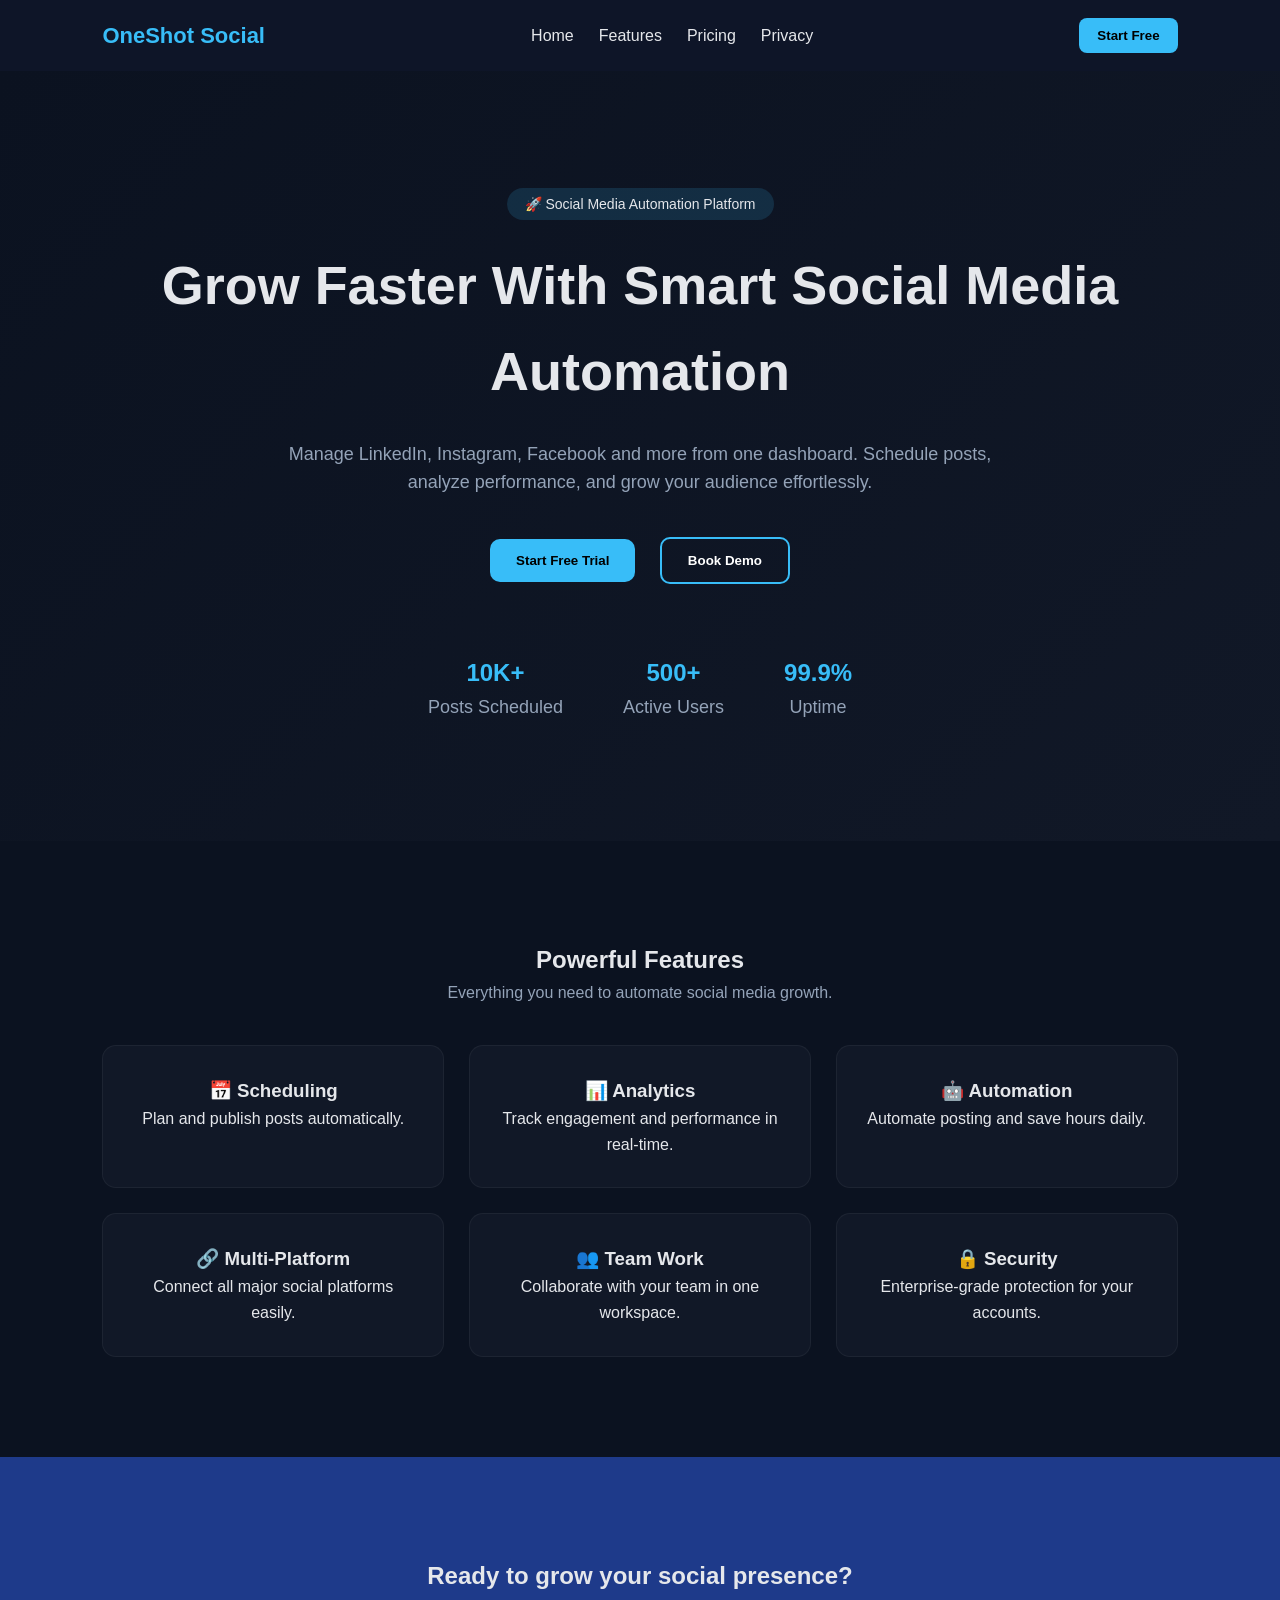
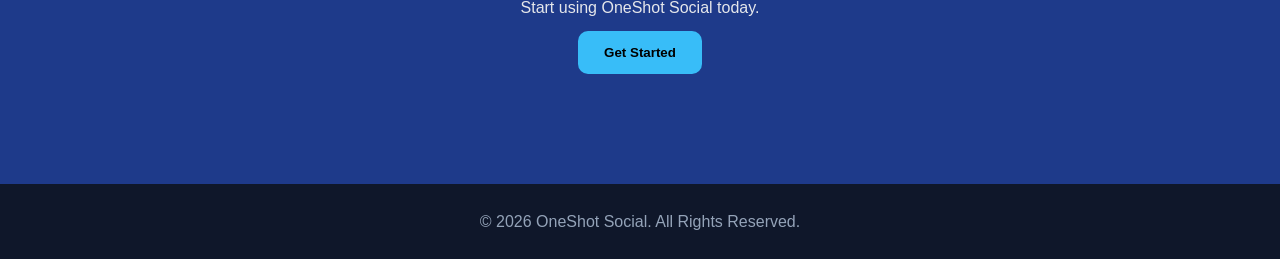
<file: index.html>
<!DOCTYPE html>
<html lang="en">
<head>
  <meta charset="UTF-8">
  <meta name="viewport" content="width=device-width, initial-scale=1.0">
  <title>OneShot Social | Social Media Automation</title>
  <link rel="stylesheet" href="style.css">
</head>
<body>

<!-- Navbar -->
<header class="navbar">
  <a class="logo" href="index.html">
    <div >OneShot Social</div>
  </a>

  <nav class="nav-links" id="navLinks">
    <a href="index.html">Home</a>
    <a href="#features">Features</a>
    <a href="#pricing">Pricing</a>
    <a href="privacy.html">Privacy</a>
  </nav>

  <button class="nav-btn">Start Free</button>

  <div class="menu" onclick="toggleMenu()">☰</div>
</header>

<!-- Hero -->
<section class="hero">
  <div class="hero-content">
    <span class="tag">🚀 Social Media Automation Platform</span>

    <h1>Grow Faster With Smart Social Media Automation</h1>

    <p>
      Manage LinkedIn, Instagram, Facebook and more from one dashboard.
      Schedule posts, analyze performance, and grow your audience effortlessly.
    </p>

    <div class="hero-buttons">
      <button class="primary-btn">Start Free Trial</button>
      <button class="secondary-btn">Book Demo</button>
    </div>

    <div class="stats">
      <div>
        <h2>10K+</h2>
        <p>Posts Scheduled</p>
      </div>
      <div>
        <h2>500+</h2>
        <p>Active Users</p>
      </div>
      <div>
        <h2>99.9%</h2>
        <p>Uptime</p>
      </div>
    </div>
  </div>
</section>

<!-- Features -->
<section id="features" class="features">
  <h2>Powerful Features</h2>
  <p class="subtext">Everything you need to automate social media growth.</p>

  <div class="grid">
    <div class="card">
      <h3>📅 Scheduling</h3>
      <p>Plan and publish posts automatically.</p>
    </div>

    <div class="card">
      <h3>📊 Analytics</h3>
      <p>Track engagement and performance in real-time.</p>
    </div>

    <div class="card">
      <h3>🤖 Automation</h3>
      <p>Automate posting and save hours daily.</p>
    </div>

    <div class="card">
      <h3>🔗 Multi-Platform</h3>
      <p>Connect all major social platforms easily.</p>
    </div>

    <div class="card">
      <h3>👥 Team Work</h3>
      <p>Collaborate with your team in one workspace.</p>
    </div>

    <div class="card">
      <h3>🔒 Security</h3>
      <p>Enterprise-grade protection for your accounts.</p>
    </div>
  </div>
</section>

<!-- CTA -->
<section class="cta">
  <h2>Ready to grow your social presence?</h2>
  <p>Start using OneShot Social today.</p>
  <button class="primary-btn">Get Started</button>
</section>

<!-- Footer -->
<footer>
  <p>© 2026 OneShot Social. All Rights Reserved.</p>
</footer>

<script>
  function toggleMenu() {
    document.getElementById("navLinks").classList.toggle("active");
  }
</script>

</body>
</html>
</file>
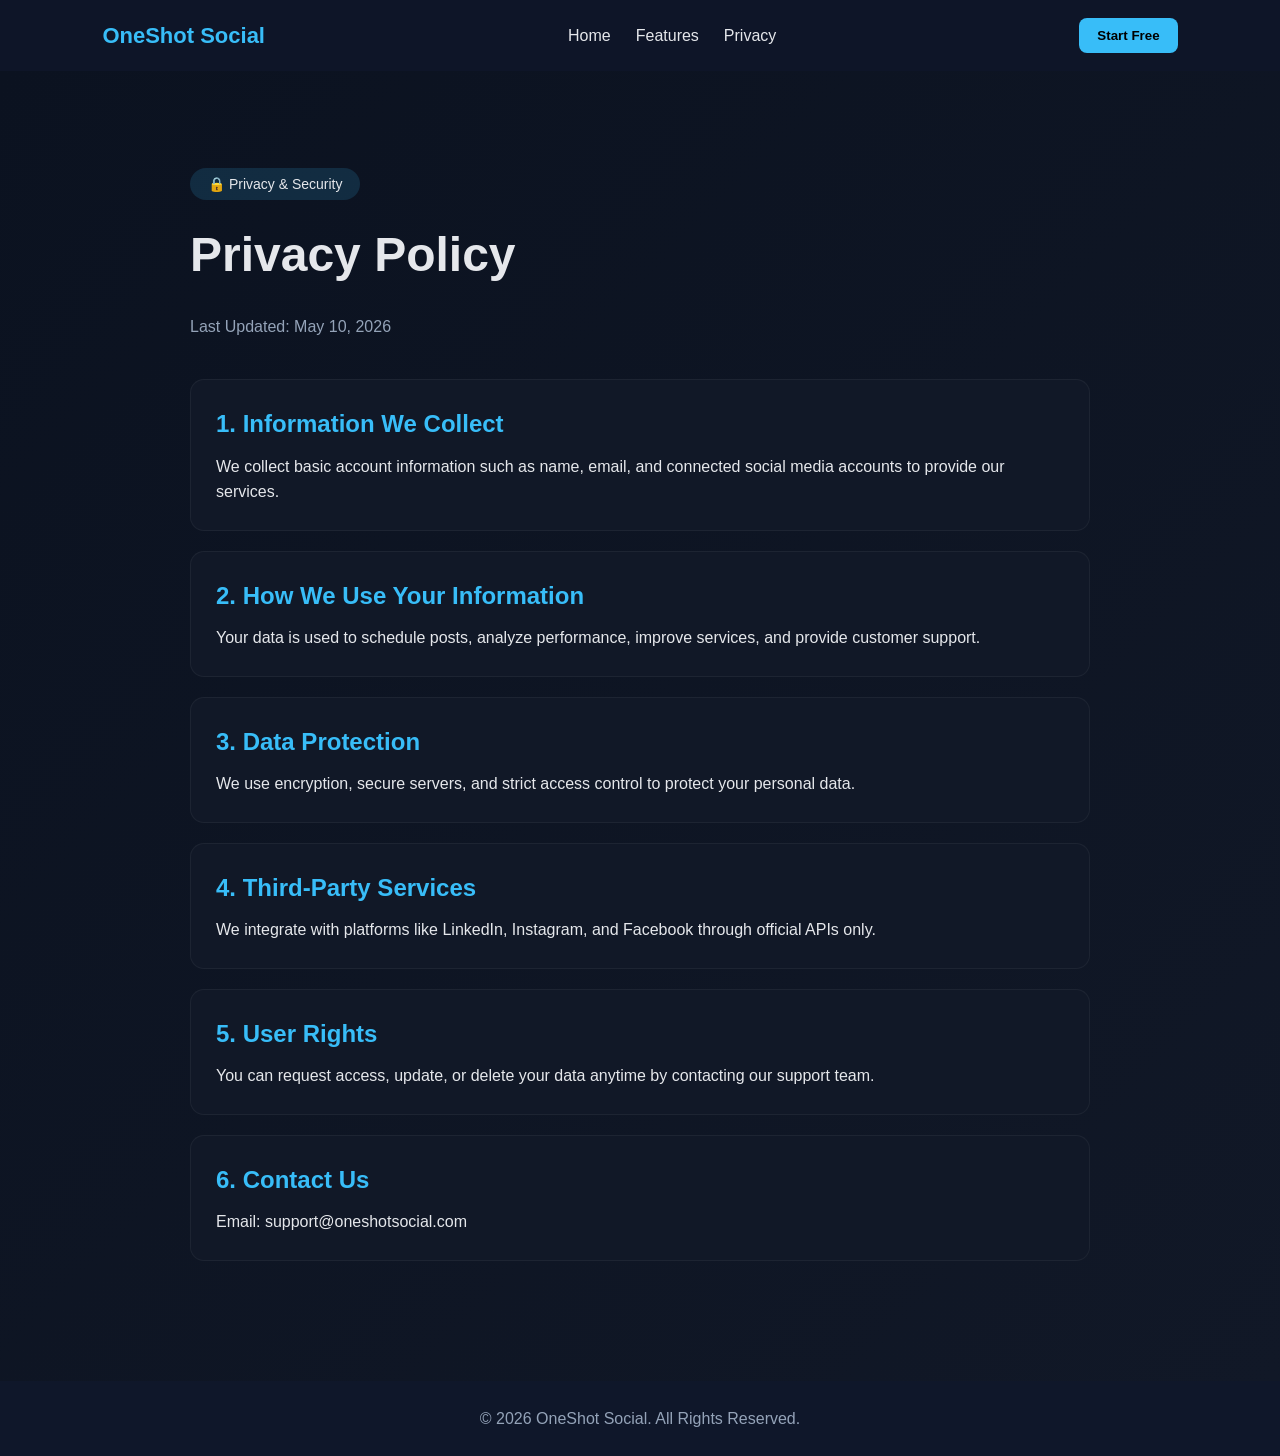
<file: privacy.html>
<!DOCTYPE html>
<html lang="en">
<head>
  <meta charset="UTF-8">
  <meta name="viewport" content="width=device-width, initial-scale=1.0">
  <title>Privacy Policy | OneShot Social</title>
  <link rel="stylesheet" href="privacy.css">
</head>
<body>

<!-- Navbar -->
<header class="navbar">
  <a href="index.html">
    <div class="logo">OneShot Social</div>
  </a>

  <nav class="nav-links" id="navLinks">
    <a href="index.html">Home</a>
    <a href="index.html#features">Features</a>
    <a href="privacy.html">Privacy</a>
  </nav>

  <button class="nav-btn">Start Free</button>

  <div class="menu" onclick="toggleMenu()">☰</div>
</header>

<!-- Privacy Content -->
<section class="privacy">
  <div class="container">

    <span class="tag">🔒 Privacy & Security</span>

    <h1>Privacy Policy</h1>
    <p class="updated">Last Updated: May 10, 2026</p>

    <div class="card">
      <h2>1. Information We Collect</h2>
      <p>
        We collect basic account information such as name, email,
        and connected social media accounts to provide our services.
      </p>
    </div>

    <div class="card">
      <h2>2. How We Use Your Information</h2>
      <p>
        Your data is used to schedule posts, analyze performance,
        improve services, and provide customer support.
      </p>
    </div>

    <div class="card">
      <h2>3. Data Protection</h2>
      <p>
        We use encryption, secure servers, and strict access control
        to protect your personal data.
      </p>
    </div>

    <div class="card">
      <h2>4. Third-Party Services</h2>
      <p>
        We integrate with platforms like LinkedIn, Instagram, and Facebook
        through official APIs only.
      </p>
    </div>

    <div class="card">
      <h2>5. User Rights</h2>
      <p>
        You can request access, update, or delete your data anytime
        by contacting our support team.
      </p>
    </div>

    <div class="card">
      <h2>6. Contact Us</h2>
      <p>
        Email: support@oneshotsocial.com
      </p>
    </div>

  </div>
</section>

<!-- Footer -->
<footer>
  <p>© 2026 OneShot Social. All Rights Reserved.</p>
</footer>

<script>
  function toggleMenu() {
    document.getElementById("navLinks").classList.toggle("active");
  }
</script>

</body>
</html>
</file>
<file: style.css>
/* RESET */
* {
  margin: 0;
  padding: 0;
  box-sizing: border-box;
  font-family: 'Arial', sans-serif;
}

body {
  background: #0b1220;
  color: #e5e7eb;
  line-height: 1.6;
}

/* NAVBAR */
.navbar {
  display: flex;
  justify-content: space-between;
  align-items: center;
  padding: 18px 8%;
  background: rgba(15, 23, 42, 0.95);
  position: sticky;
  top: 0;
  z-index: 100;
  backdrop-filter: blur(10px);
}
a{
  text-decoration: none;
}  

.logo {
  font-size: 22px;
  font-weight: bold;
  color: #38bdf8;
  
}

.nav-links {
  display: flex;
  gap: 25px;
  text-decoration: none;
}

.nav-links a {
  text-decoration: none;
  color: #e5e7eb;
  transition: 0.3s;
}

.nav-links a:hover {
  color: #38bdf8;
}

.nav-btn {
  background: #38bdf8;
  border: none;
  padding: 10px 18px;
  border-radius: 8px;
  cursor: pointer;
  font-weight: bold;
}

/* MOBILE MENU */
.menu {
  display: none;
  font-size: 26px;
  cursor: pointer;
}

/* HERO */
.hero {
  padding: 120px 8%;
  text-align: center;
  background: linear-gradient(135deg, #0b1220, #111827);
}

.tag {
  background: rgba(56,189,248,0.15);
  padding: 8px 18px;
  border-radius: 30px;
  font-size: 14px;
}

.hero h1 {
  font-size: 54px;
  margin: 25px 0;
}

.hero p {
  max-width: 750px;
  margin: auto;
  color: #94a3b8;
  font-size: 18px;
}

.hero-buttons {
  margin-top: 30px;
}

.primary-btn,
.secondary-btn {
  padding: 14px 26px;
  margin: 10px;
  border-radius: 10px;
  cursor: pointer;
  font-weight: bold;
}

.primary-btn {
  background: #38bdf8;
  border: none;
}

.secondary-btn {
  background: transparent;
  border: 2px solid #38bdf8;
  color: white;
}

/* STATS */
.stats {
  display: flex;
  justify-content: center;
  gap: 60px;
  margin-top: 60px;
}

.stats h2 {
  color: #38bdf8;
}

/* FEATURES */
.features {
  padding: 100px 8%;
  text-align: center;
}

.subtext {
  color: #94a3b8;
  margin-bottom: 40px;
}

.grid {
  display: grid;
  grid-template-columns: repeat(3, 1fr);
  gap: 25px;
}

.card {
  background: #111827;
  padding: 30px;
  border-radius: 14px;
  transition: 0.3s;
  border: 1px solid rgba(255,255,255,0.05);
}

.card:hover {
  transform: translateY(-8px);
  border-color: #38bdf8;
}

/* CTA */
.cta {
  text-align: center;
  padding: 100px 8%;
  background: #1e3a8a;
}

/* FOOTER */
footer {
  text-align: center;
  padding: 25px;
  background: #0f172a;
  color: #94a3b8;
}

/* RESPONSIVE */
@media (max-width: 900px) {
  .grid {
    grid-template-columns: repeat(2, 1fr);
  }

  .hero h1 {
    font-size: 40px;
  }

  .stats {
    flex-direction: column;
    gap: 20px;
  }
}

@media (max-width: 600px) {
  .grid {
    grid-template-columns: 1fr;
  }

  .nav-links {
    display: none;
    flex-direction: column;
    position: absolute;
    top: 70px;
    right: 8%;
    background: #111827;
    padding: 20px;
    border-radius: 10px;
  }

  .nav-links.active {
    display: flex;
  }

  .menu {
    display: block;
  }

  .hero h1 {
    font-size: 32px;
  }
}
</file>
<file: privacy.css>
/* RESET */
* {
  margin: 0;
  padding: 0;
  box-sizing: border-box;
  font-family: Arial, sans-serif;
}
a{
  text-decoration: none;
} 

body {
  background: #0b1220;
  color: #e5e7eb;
  line-height: 1.6;
}

/* NAVBAR */
.navbar {
  display: flex;
  justify-content: space-between;
  align-items: center;
  padding: 18px 8%;
  background: rgba(15, 23, 42, 0.95);
  position: sticky;
  top: 0;
  backdrop-filter: blur(10px);
  z-index: 100;
}

.logo {
  font-size: 22px;
  font-weight: bold;
  color: #38bdf8;
}

.nav-links {
  display: flex;
  gap: 25px;
}

.nav-links a {
  text-decoration: none;
  color: #e5e7eb;
  transition: 0.3s;
}

.nav-links a:hover {
  color: #38bdf8;
}

.nav-btn {
  background: #38bdf8;
  border: none;
  padding: 10px 18px;
  border-radius: 8px;
  font-weight: bold;
  cursor: pointer;
}

.menu {
  display: none;
  font-size: 26px;
  cursor: pointer;
}

/* PRIVACY SECTION */
.privacy {
  padding: 100px 8%;
  background: linear-gradient(135deg, #0b1220, #111827);
}

.container {
  max-width: 900px;
  margin: auto;
}

.tag {
  background: rgba(56,189,248,0.15);
  padding: 8px 18px;
  border-radius: 30px;
  font-size: 14px;
}

h1 {
  font-size: 48px;
  margin: 20px 0;
}

.updated {
  color: #94a3b8;
  margin-bottom: 40px;
}

/* CARDS */
.card {
  background: #111827;
  padding: 25px;
  margin-bottom: 20px;
  border-radius: 14px;
  border: 1px solid rgba(255,255,255,0.05);
  transition: 0.3s;
}

.card:hover {
  border-color: #38bdf8;
  transform: translateY(-5px);
}

.card h2 {
  color: #38bdf8;
  margin-bottom: 10px;
}

/* FOOTER */
footer {
  text-align: center;
  padding: 25px;
  background: #0f172a;
  color: #94a3b8;
}

/* RESPONSIVE */
@media (max-width: 768px) {
  .nav-links {
    display: none;
    flex-direction: column;
    position: absolute;
    top: 70px;
    right: 8%;
    background: #111827;
    padding: 20px;
    border-radius: 10px;
  }

  .nav-links.active {
    display: flex;
  }

  .menu {
    display: block;
  }

  h1 {
    font-size: 32px;
  }
}
</file>
